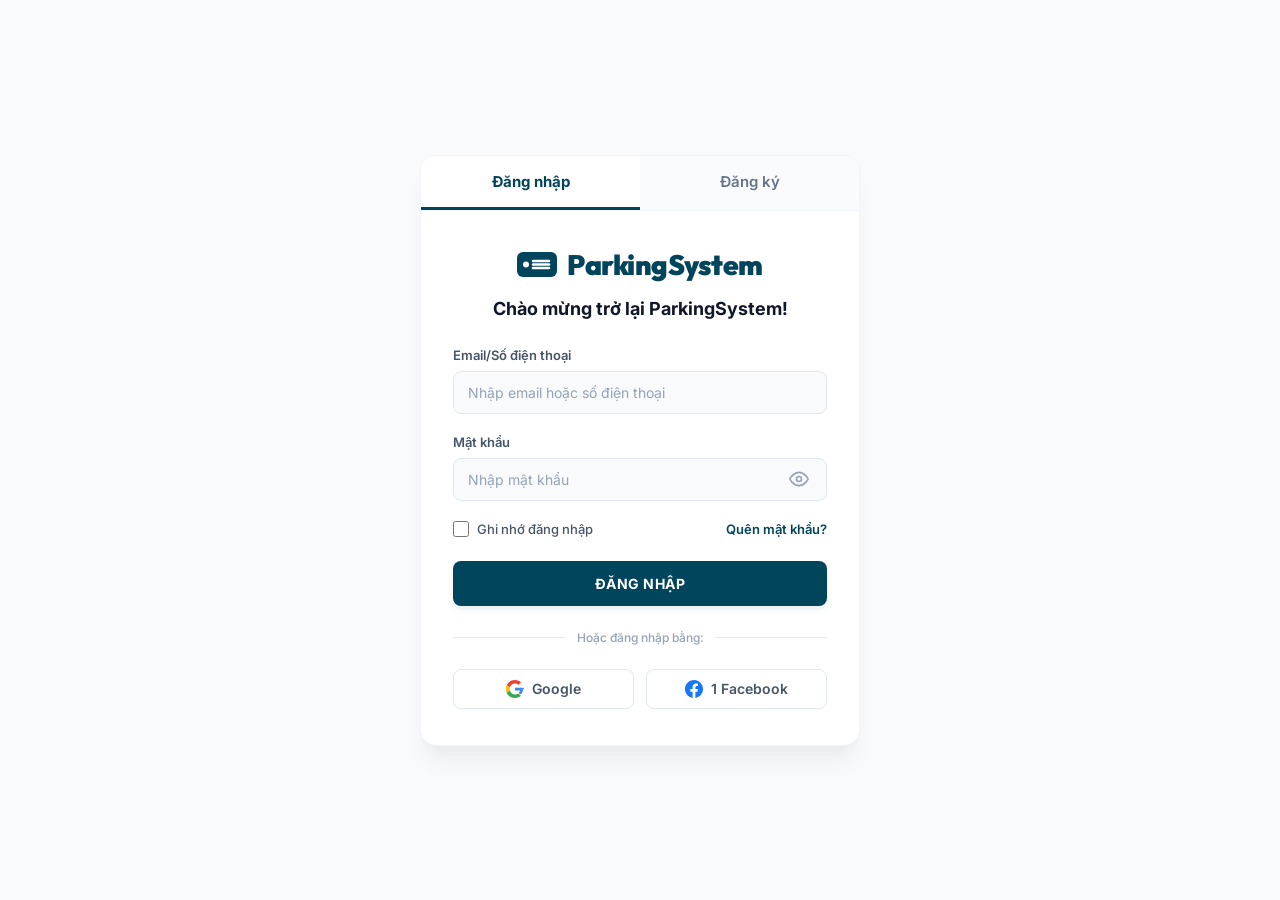
<file: src/main/resources/static/index.html>
<!doctype html>
<html lang="vi">

<head>
  <meta charset="UTF-8" />
  <meta name="viewport" content="width=device-width, initial-scale=1.0" />
  <title>Quản lý bãi gửi xe</title>
  <!-- Google Fonts -->
  <link rel="preconnect" href="https://fonts.googleapis.com">
  <link rel="preconnect" href="https://fonts.gstatic.com" crossorigin>
  <link
    href="https://fonts.googleapis.com/css2?family=Inter:wght@300;400;500;600;700;800&family=Outfit:wght@600;700;800;900&display=swap"
    rel="stylesheet">
  <!-- Link to external stylesheet -->
  <link rel="stylesheet" href="style.css" />
</head>

<body>
  <!-- ========================================================================= -->
  <!-- ĐIỀU KIỆN 1: PHẦN GIAO DIỆN CHƯA ĐĂNG NHẬP                                -->
  <!-- (Ẩn/Hiện toàn bộ cụm này dựa vào trạng thái đăng nhập trong checkAuthStatus) -->
  <!-- ========================================================================= -->
  <div class="auth-wrapper" id="authWrapper">
    <div class="auth-card">
      <!-- Các nút tab để chuyển đổi qua lại giữa Đăng nhập & Đăng ký -->
      <div class="auth-tabs">
        <button class="tab-btn active" id="tabLogin" onclick="showRegister(false)">Đăng nhập</button>
        <button class="tab-btn" id="tabRegister" onclick="showRegister(true)">Đăng ký</button>
      </div>

      <div class="auth-card-body">
        <!-- Logo ParkingSystem dùng chung -->
        <div class="logo-container">
          <svg width="40" height="25" viewBox="0 0 40 25" fill="none" xmlns="http://www.w3.org/2000/svg">
            <rect width="40" height="25" rx="6" fill="#00455c" />
            <circle cx="9" cy="12.5" r="3" fill="white" />
            <line x1="16" y1="9" x2="32" y2="9" stroke="white" stroke-width="2.5" stroke-linecap="round" />
            <line x1="16" y1="12.5" x2="32" y2="12.5" stroke="white" stroke-width="2.5" stroke-linecap="round" />
            <line x1="16" y1="16" x2="32" y2="16" stroke="white" stroke-width="2.5" stroke-linecap="round" />
          </svg>
          <span class="logo-text">ParkingSystem</span>
        </div>

        <!-- ========================================================================= -->
        <!-- ĐIỀU KIỆN 1.1: FORM ĐĂNG NHẬP (loginCard)                                 -->
        <!-- (Ẩn/Hiện dựa theo trạng thái tham số 'show' trong hàm showRegister)        -->
        <!-- ========================================================================= -->
        <div id="loginCard">
          <h2 class="welcome-text">Chào mừng trở lại ParkingSystem!</h2>

          <div class="form-group">
            <label class="form-label">Email/Số điện thoại</label>
            <input id="loginEmail" type="text" class="form-input" placeholder="Nhập email hoặc số điện thoại" />
          </div>

          <div class="form-group">
            <label class="form-label">Mật khẩu</label>
            <div class="password-wrapper">
              <input id="loginPassword" type="password" class="form-input" placeholder="Nhập mật khẩu" />
              <button type="button" class="password-toggle" onclick="togglePasswordVisibility('loginPassword', this)">
                <svg width="20" height="20" viewBox="0 0 24 24" fill="none" stroke="currentColor" stroke-width="2"
                  stroke-linecap="round" stroke-linejoin="round">
                  <path d="M1 12s4-8 11-8 11 8 11 8-4 8-11 8-11-8-11-8z"></path>
                  <circle cx="12" cy="12" r="3"></circle>
                </svg>
              </button>
            </div>
          </div>

          <div class="form-options">
            <label class="checkbox-container">
              <input type="checkbox" id="rememberMe">
              Ghi nhớ đăng nhập
            </label>
            <a href="#" class="forgot-link" onclick="showForgetPassword()">Quên mật khẩu?</a>
          </div>

          <button class="btn-primary" onclick="login()">ĐĂNG NHẬP</button>

          <div class="divider">
            <span>Hoặc đăng nhập bằng:</span>
          </div>

          <div class="social-buttons">
            <button type="button" class="btn-social" onclick="socialLogin('Google')">
              <svg width="18" height="18" viewBox="0 0 24 24">
                <path fill="#4285F4"
                  d="M23.745 12.27c0-.7-.06-1.4-.19-2.07H12v3.92h6.69c-.29 1.5-.1.97-1.15 2.1l-.01.01v2.54h2.52c1.48-1.36 2.69-3.7 2.69-6.5z" />
                <path fill="#34A853"
                  d="M12 24c3.24 0 5.95-1.08 7.93-2.91l-3.83-2.97c-1.08.73-2.48 1.16-4.1 1.16-3.15 0-5.81-2.13-6.76-5.01H.95v3.08C2.92 21.3 7.15 24 12 24z" />
                <path fill="#FBBC05"
                  d="M5.24 14.27c-.24-.73-.38-1.5-.38-2.27s.14-1.54.38-2.27V6.65H.95A11.94 11.94 0 0 0 0 12c0 1.92.45 3.74 1.25 5.37l3.99-3.1z" />
                <path fill="#EA4335"
                  d="M12 4.75c1.77 0 3.35.61 4.6 1.8l3.42-3.42C17.95 1.19 15.24 0 12 0 7.15 0 2.92 2.7 1.25 6.65L5.24 9.75c.95-2.88 3.61-5 6.76-5z" />
              </svg>
              Google
            </button>
            <button type="button" class="btn-social" onclick="socialLogin('Facebook')">
              <svg width="18" height="18" viewBox="0 0 24 24" fill="#1877F2">
                <path
                  d="M24 12.073c0-6.627-5.373-12-12-12s-12 5.373-12 12c0 5.99 4.388 10.954 10.125 11.854v-8.385H7.078v-3.47h3.047V9.43c0-3.007 1.792-4.669 4.533-4.669 1.312 0 2.686.235 2.686.235v2.953H15.83c-1.491 0-1.956.925-1.956 1.874v2.25h3.328l-.532 3.47h-2.796v8.385C19.612 23.027 24 18.062 24 12.073z" />
              </svg>1
              Facebook
            </button>
          </div>
        </div>

        <!-- ========================================================================= -->
        <!-- ĐIỀU KIỆN 1.2: FORM ĐẶT LẠI MẬT KHẨU (forgotPasswordCard)                  -->
        <!-- ========================================================================= -->
        <div id="forgotPasswordCard" style="display: none;">
          <h2 class="welcome-text">Đặt lại mật khẩu</h2>
          <p class="auth-subtitle">
            Nhập email của bạn để đặt lại mật khẩu
          </p>
          <div class="form-group">
            <label class="form-label">Email/Số điện thoại</label>
            <input id="resetEmail" type="text" class="form-input"
              placeholder="Nhập email hoặc số điện thoại tài khoản" />
          </div>

          <div class="form-group">
            <label class="form-label">Mật khẩu mới</label>
            <div class="password-wrapper">
              <input id="resetPassword" type="password" class="form-input" placeholder="Nhập mật khẩu mới" />
              <button type="button" class="password-toggle" onclick="togglePasswordVisibility('resetPassword', this)">
                <svg width="20" height="20" viewBox="0 0 24 24" fill="none" stroke="currentColor" stroke-width="2"
                  stroke-linecap="round" stroke-linejoin="round">
                  <path d="M1 12s4-8 11-8 11 8 11 8-4 8-11 8-11-8-11-8z"></path>
                  <circle cx="12" cy="12" r="3"></circle>
                </svg>
              </button>
            </div>
          </div>

          <div class="form-group">
            <label class="form-label">Xác nhận mật khẩu mới</label>
            <div class="password-wrapper">
              <input id="resetConfirmPassword" type="password" class="form-input" placeholder="Nhập lại mật khẩu mới" />
              <button type="button" class="password-toggle"
                onclick="togglePasswordVisibility('resetConfirmPassword', this)">
                <svg width="20" height="20" viewBox="0 0 24 24" fill="none" stroke="currentColor" stroke-width="2"
                  stroke-linecap="round" stroke-linejoin="round">
                  <path d="M1 12s4-8 11-8 11 8 11 8-4 8-11 8-11-8-11-8z"></path>
                  <circle cx="12" cy="12" r="3"></circle>
                </svg>
              </button>
            </div>
          </div>

          <button class="btn-primary" onclick="handleResetPassword()">XÁC NHẬN</button>

          <div class="back-to-login">
            <a href="#" class="forgot-link" onclick="backToLogin()">Quay lại Đăng nhập</a>
          </div>
        </div>

        <!-- ========================================================================= -->
        <!-- ĐIỀU KIỆN 1.3: FORM ĐĂNG KÝ (registerCard)                                -->
        <!-- ========================================================================= -->
        <div id="registerCard" style="display: none;">
          <h2 class="welcome-text">Đăng ký tài khoản ParkingSystem!</h2>
          <div class="form-group">
            <label class="form-label">Họ và tên</label>
            <input id="regName" type="text" class="form-input" placeholder="Nguyễn Văn A" />
          </div>

          <div class="form-group">
            <label class="form-label">Email</label>
            <input id="regEmail" type="email" class="form-input" placeholder="VD: mail@gmail.com" />
          </div>

          <div class="form-group">
            <label class="form-label">Mật khẩu</label>
            <div class="password-wrapper">
              <input id="regPassword" type="password" class="form-input" placeholder="Tối thiểu 6 ký tự" />
              <button type="button" class="password-toggle" onclick="togglePasswordVisibility('regPassword', this)">
                <svg width="20" height="20" viewBox="0 0 24 24" fill="none" stroke="currentColor" stroke-width="2"
                  stroke-linecap="round" stroke-linejoin="round">
                  <path d="M1 12s4-8 11-8 11 8 11 8-4 8-11 8-11-8-11-8z"></path>
                  <circle cx="12" cy="12" r="3"></circle>
                </svg>
              </button>
            </div>
          </div>

          <div class="form-group">
            <label class="form-label">Số điện thoại</label>
            <input id="regPhone" type="text" class="form-input" placeholder="03XXXXXXXX" />
          </div>

          <div class="form-group">
            <label class="form-label">Địa chỉ</label>
            <input id="regAddress" type="text" class="form-input" placeholder="Địa chỉ của bạn" />
          </div>

          <button class="btn-primary" onclick="register()">ĐĂNG KÝ</button>

          <div class="divider">
            <span>Hoặc đăng ký bằng:</span>
          </div>

          <div class="social-buttons">
            <button type="button" class="btn-social" onclick="socialLogin('Google')">
              <svg width="18" height="18" viewBox="0 0 24 24">
                <path fill="#4285F4"
                  d="M23.745 12.27c0-.7-.06-1.4-.19-2.07H12v3.92h6.69c-.29 1.5-.1.97-1.15 2.1l-.01.01v2.54h2.52c1.48-1.36 2.69-3.7 2.69-6.5z" />
                <path fill="#34A853"
                  d="M12 24c3.24 0 5.95-1.08 7.93-2.91l-3.83-2.97c-1.08.73-2.48 1.16-4.1 1.16-3.15 0-5.81-2.13-6.76-5.01H.95v3.08C2.92 21.3 7.15 24 12 24z" />
                <path fill="#FBBC05"
                  d="M5.24 14.27c-.24-.73-.38-1.5-.38-2.27s.14-1.54.38-2.27V6.65H.95A11.94 11.94 0 0 0 0 12c0 1.92.45 3.74 1.25 5.37l3.99-3.1z" />
                <path fill="#EA4335"
                  d="M12 4.75c1.77 0 3.35.61 4.6 1.8l3.42-3.42C17.95 1.19 15.24 0 12 0 7.15 0 2.92 2.7 1.25 6.65L5.24 9.75c.95-2.88 3.61-5 6.76-5z" />
              </svg>
              Google
            </button>
            <button type="button" class="btn-social" onclick="socialLogin('Facebook')">
              <svg width="18" height="18" viewBox="0 0 24 24" fill="#1877F2">
                <path
                  d="M24 12.073c0-6.627-5.373-12-12-12s-12 5.373-12 12c0 5.99 4.388 10.954 10.125 11.854v-8.385H7.078v-3.47h3.047V9.43c0-3.007 1.792-4.669 4.533-4.669 1.312 0 2.686.235 2.686.235v2.953H15.83c-1.491 0-1.956.925-1.956 1.874v2.25h3.328l-.532 3.47h-2.796v8.385C19.612 23.027 24 18.062 24 12.073z" />
              </svg>
              Facebook
            </button>
          </div>
        </div>

      </div>
    </div>
  </div>

  <!-- ========================================================================= -->
  <!-- ĐIỀU KIỆN 2: PHẦN GIAO DIỆN SAU KHI ĐĂNG NHẬP THÀNH CÔNG                  -->
  <!-- (Ẩn/Hiện toàn bộ cụm này dựa vào trạng thái đăng nhập trong checkAuthStatus) -->
  <!-- ========================================================================= -->
  <div class="dashboard-container" id="mainDashboard">
    <!-- Title & User Info Header -->
    <div class="header-card" id="headerCard">
      <div class="header-card-info">
        <h1>Quản lý bãi gửi xe</h1>
        <p>Ứng dụng Spring Boot đã kết nối SQL Server. Xem, tạo, cập nhật và xóa các slot.</p>
      </div>
      <span id="userInfo" style="display: none;">
        Chào <strong id="userEmailDisplay"></strong> | <a href="#" onclick="logout()">Đăng xuất</a>
      </span>
    </div>

    <!-- Main Content Panel (Hidden until Login) -->
    <div id="mainContent" style="display: none;">
      <!-- Slots List Card -->
      <div class="card">
        <h2>Danh sách slot</h2>
        <button class="btn-dash" onclick="loadSlots()">Tải lại</button>
        <table>
          <thead>
            <tr>
              <th>ID</th>
              <th>Mã slot</th>
              <th>Loại phương tiện</th>
              <th>Trạng thái</th>
              <th>Hành động</th>
            </tr>
          </thead>
          <tbody id="slotTableBody"></tbody>
        </table>
      </div>

      <!-- Create Slot Card -->
      <div class="card">
        <h2>Tạo slot mới</h2>
        <div class="flex">
          <div>
            <label>Mã slot</label>
            <input id="newSlotCode" placeholder="VD: A1" />
          </div>
          <div>
            <label>Loại phương tiện</label>
            <input id="newVehicleType" placeholder="Xe máy / Ô tô" />
          </div>
          <div>
            <label>Trạng thái</label>
            <select id="newAvailable">
              <option value="true">Có sẵn</option>
              <option value="false">Đã được dùng</option>
            </select>
          </div>
        </div>
        <button class="btn-dash" onclick="createSlot()">Tạo</button>
      </div>

      <!-- Update Slot Card -->
      <div class="card">
        <h2>Cập nhật slot</h2>
        <div class="flex">
          <div>
            <label>ID slot</label>
            <input id="updateSlotId" placeholder="ID" type="number" />
          </div>
          <div>
            <label>Mã slot mới</label>
            <input id="updateSlotCode" placeholder="VD: A1" />
          </div>
          <div>
            <label>Loại phương tiện mới</label>
            <input id="updateVehicleType" placeholder="Xe máy / Ô tô" />
          </div>
          <div>
            <label>Trạng thái</label>
            <select id="updateAvailable">
              <option value="true">Có sẵn</option>
              <option value="false">Đã được dùng</option>
            </select>
          </div>
        </div>
        <button class="btn-dash" onclick="updateSlot()">Cập nhật</button>
      </div>
    </div>
  </div>

  <!-- Link to external script file -->
  <script src="app.js"></script>
</body>

</html>
</file>
<file: src/main/resources/static/style.css>
/* Global Styles */
* {
  box-sizing: border-box;
  margin: 0;
  padding: 0;
}
body {
  font-family: 'Inter', system-ui, -apple-system, sans-serif;
  background: #f1f5f9;
  color: #1e293b;
  min-height: 100vh;
  transition: background-color 0.3s ease;
}

/* Centered Auth Layout styling */
body.auth-body {
  background: #f8fafc;
  display: flex;
  align-items: center;
  justify-content: center;
  padding: 20px;
}

/* Auth Wrapper */
.auth-wrapper {
  display: none; /* Controlled by JS checkAuthStatus */
  width: 100%;
  max-width: 440px;
  animation: cardFadeIn 0.5s cubic-bezier(0.16, 1, 0.3, 1);
}

@keyframes cardFadeIn {
  from {
    opacity: 0;
    transform: translateY(20px);
  }
  to {
    opacity: 1;
    transform: translateY(0);
  }
}

.auth-card {
  background: #ffffff;
  width: 100%;
  border-radius: 16px;
  box-shadow: 0 20px 25px -5px rgba(0, 0, 0, 0.05), 0 10px 10px -5px rgba(0, 0, 0, 0.02);
  border: 1px solid #f1f5f9;
  overflow: hidden;
}

/* Tabs Navigation */
.auth-tabs {
  display: flex;
  background: #fafbfc;
  border-bottom: 1px solid #f1f5f9;
}

.tab-btn {
  flex: 1;
  background: none;
  border: none;
  border-bottom: 3px solid transparent;
  padding: 16px 0;
  font-size: 15px;
  font-weight: 600;
  color: #64748b;
  cursor: pointer;
  transition: all 0.2s ease;
  text-align: center;
  font-family: 'Inter', sans-serif;
}

.tab-btn:hover {
  color: #00455c;
  background: #f8fafc;
}

.tab-btn.active {
  color: #00455c;
  border-bottom-color: #00455c;
  background: #ffffff;
  font-weight: 700;
}

/* Auth Card Body */
.auth-card-body {
  padding: 36px 32px;
}

/* Logo Header */
.logo-container {
  display: flex;
  align-items: center;
  justify-content: center;
  gap: 10px;
  margin-bottom: 16px;
}

.logo-text {
  font-family: 'Outfit', sans-serif;
  font-size: 28px;
  font-weight: 900;
  color: #00455c;
  letter-spacing: -0.5px;
}

.welcome-text {
  font-size: 18px;
  font-weight: 700;
  color: #0f172a;
  text-align: center;
  margin-top: 0;
  margin-bottom: 28px;
}

/* Form Fields */
.form-group {
  margin-bottom: 20px;
  text-align: left;
}

.form-label {
  display: block;
  font-size: 13px;
  font-weight: 600;
  color: #475569;
  margin-bottom: 8px;
}

.form-input {
  width: 100%;
  box-sizing: border-box;
  padding: 12px 14px;
  background: #f8fafc;
  border: 1px solid #e2e8f0;
  border-radius: 8px;
  font-size: 14px;
  color: #0f172a;
  transition: all 0.2s ease;
  font-family: inherit;
}

.form-input::placeholder {
  color: #94a3b8;
}

.form-input:focus {
  background: #ffffff;
  border-color: #00455c;
  outline: none;
  box-shadow: 0 0 0 3px rgba(0, 69, 92, 0.1);
}

/* Password Visbility Toggle Wrapper */
.password-wrapper {
  position: relative;
  width: 100%;
}

.password-wrapper .form-input {
  padding-right: 44px;
}

.password-toggle {
  position: absolute;
  right: 12px;
  top: 50%;
  transform: translateY(-50%);
  background: none;
  border: none;
  color: #94a3b8;
  cursor: pointer;
  display: flex;
  align-items: center;
  justify-content: center;
  padding: 6px;
  transition: color 0.2s ease;
}

.password-toggle:hover {
  color: #475569;
}

/* Extras options */
.form-options {
  display: flex;
  justify-content: space-between;
  align-items: center;
  margin-bottom: 24px;
  font-size: 13px;
}

.checkbox-container {
  display: flex;
  align-items: center;
  gap: 8px;
  color: #475569;
  cursor: pointer;
  font-weight: 500;
}

.checkbox-container input {
  cursor: pointer;
  accent-color: #00455c;
  width: 16px;
  height: 16px;
}

.forgot-link {
  color: #00455c;
  font-weight: 600;
  text-decoration: none;
  transition: color 0.2s;
}

.forgot-link:hover {
  color: #002e3d;
  text-decoration: underline;
}

/* Primary Button */
.btn-primary {
  width: 100%;
  background: #00455c;
  color: #ffffff;
  border: none;
  border-radius: 8px;
  padding: 14px;
  font-size: 14px;
  font-weight: 700;
  letter-spacing: 0.5px;
  cursor: pointer;
  transition: all 0.2s ease;
  box-shadow: 0 4px 6px -1px rgba(0, 69, 92, 0.1);
  font-family: inherit;
}

.btn-primary:hover {
  background: #002e3d;
  transform: translateY(-1px);
  box-shadow: 0 10px 15px -3px rgba(0, 69, 92, 0.15);
}

.btn-primary:active {
  transform: translateY(0);
}

/* Divider style */
.divider {
  display: flex;
  align-items: center;
  text-align: center;
  margin: 24px 0;
  color: #94a3b8;
  font-size: 12px;
  font-weight: 500;
}

.divider::before,
.divider::after {
  content: "";
  flex: 1;
  border-bottom: 1px solid #e2e8f0;
}

.divider::before {
  margin-right: 12px;
}

.divider::after {
  margin-left: 12px;
}

/* Social Buttons */
.social-buttons {
  display: flex;
  gap: 12px;
}

.btn-social {
  flex: 1;
  display: flex;
  align-items: center;
  justify-content: center;
  gap: 8px;
  background: #ffffff;
  border: 1px solid #e2e8f0;
  border-radius: 8px;
  padding: 10px 16px;
  font-size: 14px;
  font-weight: 600;
  color: #475569;
  cursor: pointer;
  transition: all 0.2s ease;
  font-family: inherit;
}

.btn-social:hover {
  background: #f8fafc;
  border-color: #cbd5e0;
  color: #0f172a;
}

/* Dashboard Layout */
.dashboard-container {
  display: none; /* Controlled by JS checkAuthStatus */
  max-width: 1100px;
  margin: 40px auto;
  padding: 0 20px;
  animation: dashboardFadeIn 0.5s ease-out;
}

@keyframes dashboardFadeIn {
  from { opacity: 0; }
  to { opacity: 1; }
}

/* Header Card style */
.header-card {
  display: flex;
  justify-content: space-between;
  align-items: center;
  background: linear-gradient(135deg, #00455c 0%, #002d3d 100%);
  color: white;
  padding: 24px 32px;
  border-radius: 16px;
  margin-bottom: 24px;
  box-shadow: 0 10px 15px -3px rgba(0, 69, 92, 0.1);
  border: 1px solid rgba(255, 255, 255, 0.05);
}

.header-card-info h1 {
  font-family: 'Outfit', sans-serif;
  color: white;
  margin-bottom: 6px;
  font-size: 24px;
  font-weight: 700;
}

.header-card-info p {
  margin: 0;
  color: #94a3b8;
  font-size: 14px;
}

#userInfo {
  display: flex;
  align-items: center;
  gap: 12px;
  background: rgba(255, 255, 255, 0.1);
  padding: 8px 16px;
  border-radius: 30px;
  font-size: 13px;
  font-weight: 500;
  border: 1px solid rgba(255, 255, 255, 0.05);
}

#userEmailDisplay {
  font-weight: 600;
  color: #ffffff;
}

#userInfo a {
  color: #fca5a5;
  text-decoration: none;
  font-weight: 600;
  transition: color 0.2s;
}

#userInfo a:hover {
  color: #f87171;
  text-decoration: underline;
}

/* Dashboard Cards */
.card {
  background: white;
  padding: 24px;
  border-radius: 16px;
  box-shadow: 0 4px 6px -1px rgba(0, 0, 0, 0.02), 0 2px 4px -1px rgba(0, 0, 0, 0.02);
  margin-bottom: 24px;
  border: 1px solid #e2e8f0;
}

.card h2 {
  font-family: 'Outfit', sans-serif;
  color: #0f172a;
  font-size: 18px;
  margin-bottom: 16px;
  font-weight: 700;
}

/* Flex and Form layouts */
.flex {
  display: flex;
  gap: 16px;
  flex-wrap: wrap;
  margin-bottom: 16px;
}

.flex > div {
  flex: 1;
  min-width: 200px;
}

.flex label {
  display: block;
  font-size: 13px;
  font-weight: 600;
  color: #475569;
  margin-bottom: 6px;
}

/* Form controls inside dashboard */
input, select {
  width: 100%;
  padding: 10px 12px;
  border: 1px solid #cbd5e1;
  border-radius: 6px;
  font-size: 14px;
  color: #0f172a;
  background-color: #ffffff;
  font-family: inherit;
  transition: all 0.2s;
}

input:focus, select:focus {
  outline: none;
  border-color: #00455c;
  box-shadow: 0 0 0 2px rgba(0, 69, 92, 0.1);
}

/* General buttons inside dashboard */
button.btn-dash {
  padding: 10px 16px;
  background: #00455c;
  color: white;
  border: none;
  border-radius: 6px;
  font-size: 14px;
  font-weight: 600;
  cursor: pointer;
  transition: background 0.2s;
  font-family: inherit;
}

button.btn-dash:hover {
  background: #002d3d;
}

/* Table styling */
table {
  width: 100%;
  border-collapse: collapse;
  margin-top: 16px;
  text-align: left;
}

th, td {
  padding: 14px 16px;
  border-bottom: 1px solid #cbd5e1;
  font-size: 14px;
}

th {
  background: #f8fafc;
  color: #475569;
  font-weight: 600;
  text-transform: uppercase;
  font-size: 12px;
  letter-spacing: 0.5px;
}

tr:hover td {
  background: #f8fafc;
}

/* Action buttons in tables */
.btn-delete {
  background: #fee2e2;
  color: #991b1b;
  padding: 6px 12px;
  border-radius: 4px;
  border: none;
  font-size: 13px;
  font-weight: 600;
  cursor: pointer;
  transition: all 0.2s;
}

.btn-delete:hover {
  background: #fecaca;
  color: #7f1d1d;
}
</file>
